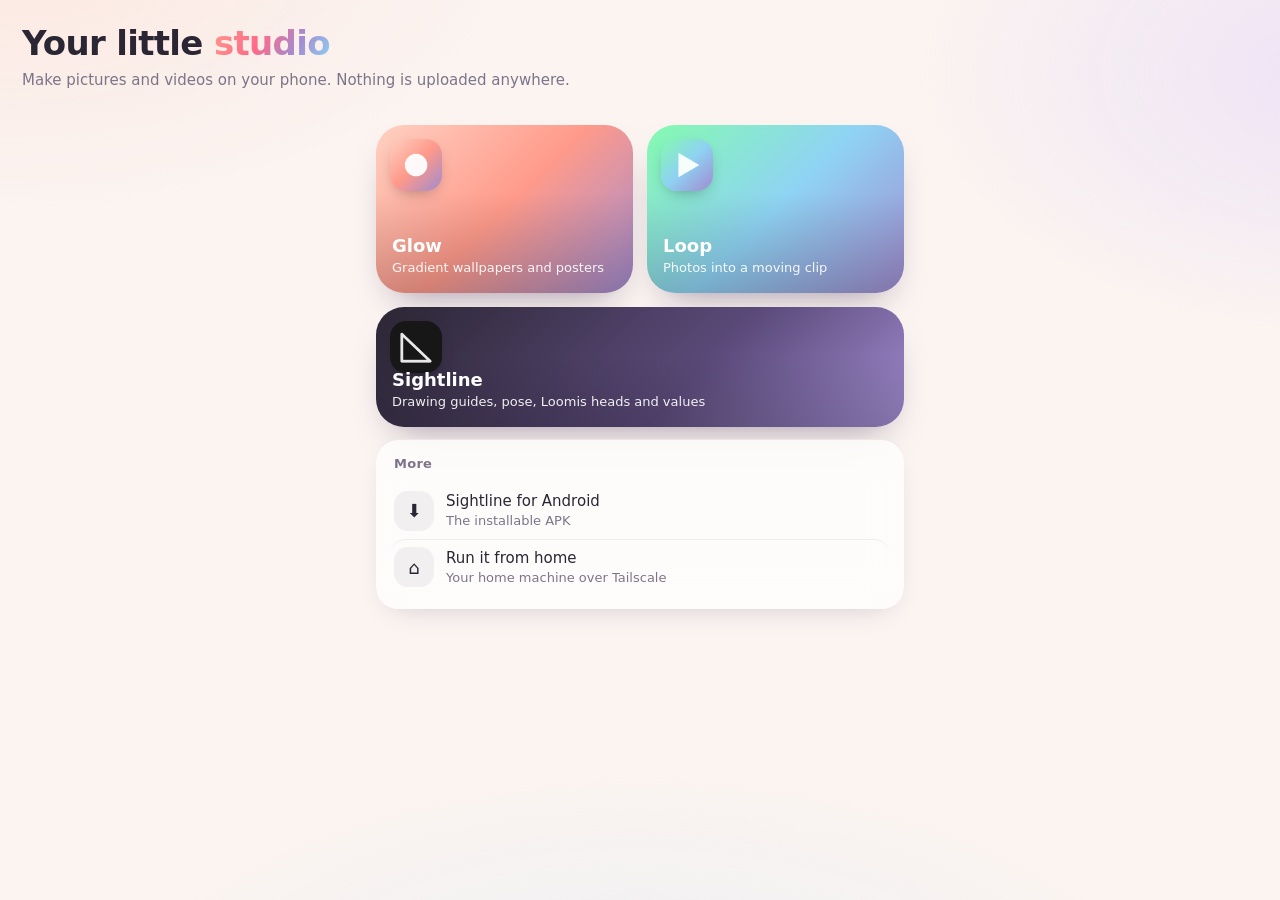
<file: apps/index.html>
<!doctype html>
<html lang="en">
<head>
<meta charset="utf-8">
<meta name="viewport" content="width=device-width, initial-scale=1, viewport-fit=cover">
<meta name="theme-color" content="#fbf4f1" media="(prefers-color-scheme: light)">
<meta name="theme-color" content="#17141d" media="(prefers-color-scheme: dark)">
<link rel="manifest" href="manifest.json">
<link rel="icon" href="icons/studio-192.png">
<link rel="apple-touch-icon" href="icons/studio.png">
<title>Studio</title>
<link rel="stylesheet" href="ui.css">
<style>
  .hero { padding: 26px 22px 8px; }
  .hero h1 { margin: 0; font-size: 34px; letter-spacing: -.02em; line-height: 1.05; }
  .hero h1 em { font-style: normal; background: linear-gradient(120deg, #ff9a8b, #ff6a88 40%, #a18cd1 70%, #8fd3f4);
                -webkit-background-clip: text; background-clip: text; color: transparent; }
  .hero p { margin: 8px 0 0; color: var(--muted); }
  .grid { display: grid; grid-template-columns: repeat(2, 1fr); gap: 14px; margin-top: 18px; }
  .app { position: relative; display: flex; flex-direction: column; justify-content: flex-end; min-height: 168px;
         padding: 16px; border-radius: 28px; color: #fff; text-decoration: none; overflow: hidden;
         box-shadow: 0 18px 36px -20px rgba(60,40,80,.55); transition: transform .18s; }
  .app:active { transform: scale(.97); }
  .app::after { content: ""; position: absolute; inset: 0; background: linear-gradient(to top, rgba(0,0,0,.18), transparent 60%); }
  .app > * { position: relative; z-index: 1; }
  .app img { position: absolute; top: 14px; left: 14px; width: 52px; height: 52px; border-radius: 16px;
             box-shadow: 0 6px 16px -6px rgba(0,0,0,.35); z-index: 1; }
  .app b { font-size: 18px; }
  .app span { font-size: 13px; opacity: .92; }
  .app.wide { grid-column: span 2; min-height: 120px; }
  .list a { display: flex; align-items: center; gap: 12px; min-height: 56px; padding: 6px 4px; color: var(--ink);
            text-decoration: none; border-radius: 16px; }
  .list a + a { border-top: 1px solid var(--line); }
  .list i { width: 40px; height: 40px; border-radius: 14px; flex: none; display: grid; place-items: center; font-style: normal;
            background: var(--chip); font-size: 18px; }
  .list small { display: block; color: var(--muted); font-size: 13px; }
  .install { display: none; }
  .install.on { display: block; }
</style>
</head>
<body>
<section class="hero">
  <h1>Your little <em>studio</em></h1>
  <p>Make pictures and videos on your phone. Nothing is uploaded anywhere.</p>
</section>
<main>
  <div class="grid">
    <a class="app" href="glow.html" style="background:linear-gradient(135deg,#ffd1c1,#ff9a8b 50%,#a18cd1)">
      <img src="icons/glow-192.png" alt=""><b>Glow</b><span>Gradient wallpapers and posters</span>
    </a>
    <a class="app" href="loop.html" style="background:linear-gradient(135deg,#84fab0,#8fd3f4 50%,#a18cd1)">
      <img src="icons/loop-192.png" alt=""><b>Loop</b><span>Photos into a moving clip</span>
    </a>
    <a class="app wide" href="../" style="background:linear-gradient(135deg,#2b2633,#5b4a7a 60%,#a18cd1)">
      <img src="../icon-192.png" alt=""><b>Sightline</b><span>Drawing guides, pose, Loomis heads and values</span>
    </a>
  </div>

  <section class="card install" id="install">
    <h2>Keep it on your phone</h2>
    <button class="btn primary" id="installBtn" type="button" style="width:100%;max-width:none">Add Studio to home screen</button>
  </section>

  <section class="card list">
    <h2>More</h2>
    <a href="https://github.com/hoppera0/sightline/releases/latest"><i>⬇</i><div>Sightline for Android<small>The installable APK</small></div></a>
    <a href="https://github.com/hoppera0/sightline/blob/main/HOME.md"><i>⌂</i><div>Run it from home<small>Your home machine over Tailscale</small></div></a>
  </section>
</main>
<script>
  let deferred = null;
  window.addEventListener('beforeinstallprompt', (e) => { e.preventDefault(); deferred = e; document.getElementById('install').classList.add('on'); });
  document.getElementById('installBtn').addEventListener('click', async () => {
    if (!deferred) return; deferred.prompt(); await deferred.userChoice; deferred = null;
    document.getElementById('install').classList.remove('on');
  });
  if ('serviceWorker' in navigator && location.protocol === 'https:') navigator.serviceWorker.register('sw.js').catch(() => {});
</script>
</body>
</html>
</file>
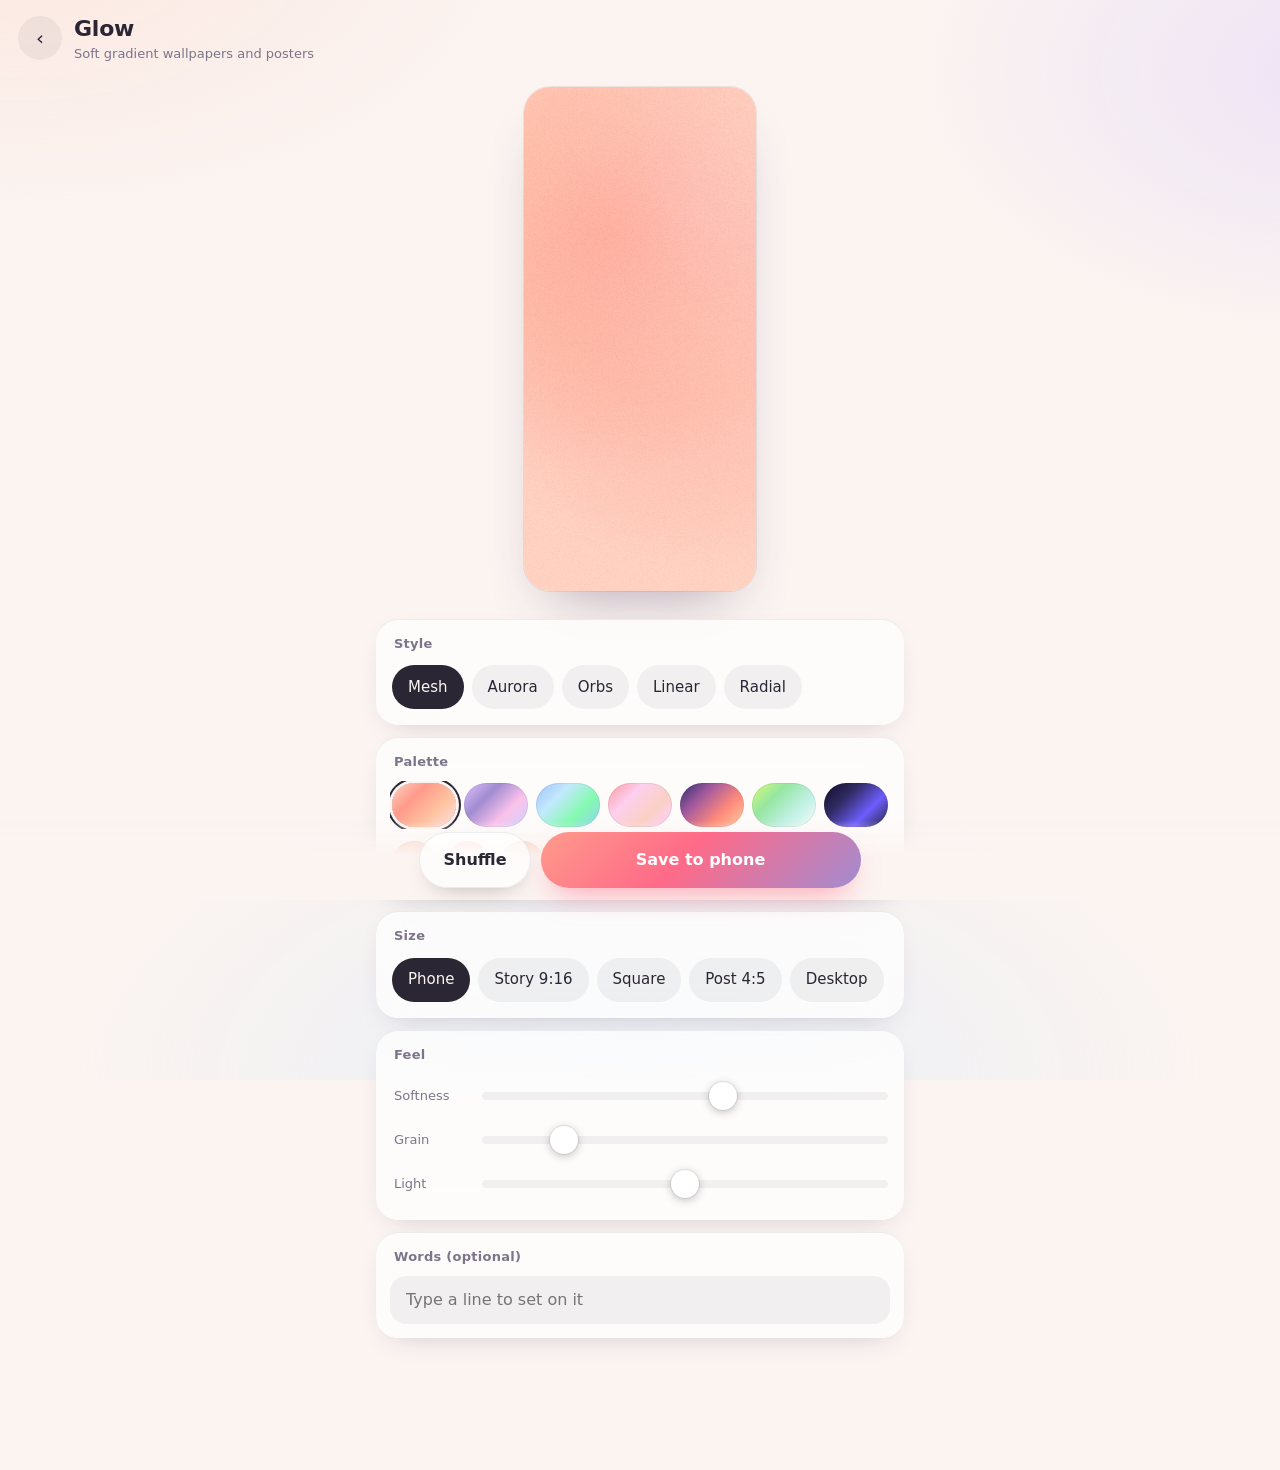
<file: apps/glow.html>
<!doctype html>
<html lang="en">
<head>
<meta charset="utf-8">
<meta name="viewport" content="width=device-width, initial-scale=1, viewport-fit=cover">
<meta name="theme-color" content="#fbf4f1" media="(prefers-color-scheme: light)">
<meta name="theme-color" content="#17141d" media="(prefers-color-scheme: dark)">
<link rel="manifest" href="manifest.json">
<link rel="icon" href="icons/glow.png">
<title>Glow</title>
<link rel="stylesheet" href="ui.css">
<style>
  .stage { position: relative; display: grid; place-items: center; padding: 10px 0 16px; }
  #view { display: block; max-width: 100%; max-height: 56vh; border-radius: 26px;
          box-shadow: 0 30px 60px -30px rgba(80,50,90,.45), 0 0 0 1px var(--line); touch-action: manipulation; }
  .pal { width: 64px; height: 44px; padding: 0; border-radius: var(--pill); flex: none; border: 0; cursor: pointer;
         box-shadow: 0 0 0 1px var(--line) inset; transition: transform .15s; }
  .pal[aria-pressed="true"] { box-shadow: 0 0 0 3px var(--bg), 0 0 0 5px var(--ink); }
  .pal:active { transform: scale(.94); }
  .swatches { display: flex; gap: 10px; margin-top: 12px; padding: 0 2px; }
  .swatches label { position: relative; width: 44px; height: 44px; border-radius: var(--pill);
                    box-shadow: 0 0 0 1px var(--line) inset, 0 6px 14px -8px rgba(0,0,0,.4); overflow: hidden; }
  .swatches input { position: absolute; inset: -8px; width: 60px; height: 60px; border: 0; opacity: 0; cursor: pointer; }
  .slider { grid-template-columns: 76px 1fr; }
</style>
</head>
<body>
<header>
  <a href="./" aria-label="All apps">‹</a>
  <div><h1>Glow</h1><p>Soft gradient wallpapers and posters</p></div>
</header>
<main>
  <div class="stage"><canvas id="view" aria-label="Preview"></canvas></div>

  <section class="card">
    <h2>Style</h2>
    <div class="row" id="styles"></div>
  </section>

  <section class="card">
    <h2>Palette</h2>
    <div class="row" id="palettes"></div>
    <div class="swatches" id="swatches"></div>
  </section>

  <section class="card">
    <h2>Size</h2>
    <div class="row" id="sizes"></div>
  </section>

  <section class="card">
    <h2>Feel</h2>
    <div class="slider"><span>Softness</span><input type="range" id="soft" min="0" max="100" value="60"></div>
    <div class="slider"><span>Grain</span><input type="range" id="grain" min="0" max="100" value="18"></div>
    <div class="slider"><span>Light</span><input type="range" id="light" min="0" max="100" value="50"></div>
  </section>

  <section class="card">
    <h2>Words (optional)</h2>
    <input type="text" id="words" placeholder="Type a line to set on it" maxlength="80" autocomplete="off">
  </section>
</main>

<div class="dock">
  <button class="btn" id="shuffle" type="button">Shuffle</button>
  <button class="btn primary" id="save" type="button">Save to phone</button>
</div>
<div class="toast" id="toast" role="status"></div>

<script>
(function () {
  'use strict';
  const $ = (s) => document.querySelector(s);
  const view = $('#view'), vctx = view.getContext('2d');

  const PALETTES = {
    Peach:  ['#ffd1c1', '#ff9a8b', '#ffc3a0', '#fbe3e8'],
    Lilac:  ['#e0c3fc', '#a18cd1', '#fbc2eb', '#c9d6ff'],
    Lagoon: ['#a1c4fd', '#c2e9fb', '#84fab0', '#8fd3f4'],
    Sorbet: ['#ff9a9e', '#fecfef', '#fad0c4', '#ffd1ff'],
    Dusk:   ['#2b2d6e', '#a65b9e', '#ff8a7a', '#ffcfa3'],
    Mint:   ['#d4fc79', '#96e6a1', '#c1f0e5', '#f6fff8'],
    Night:  ['#0f0c29', '#302b63', '#6d5dfc', '#24243e'],
  };
  const SIZES = {
    'Phone': [1179, 2556], 'Story 9:16': [1080, 1920], 'Square': [2048, 2048],
    'Post 4:5': [1080, 1350], 'Desktop': [2560, 1440],
  };
  const STYLES = ['Mesh', 'Aurora', 'Orbs', 'Linear', 'Radial'];

  const S = { style: 'Mesh', palette: 'Peach', colors: PALETTES.Peach.slice(), size: 'Phone',
              soft: 60, grain: 18, light: 50, words: '', seed: 7 };
  try { Object.assign(S, JSON.parse(localStorage.getItem('glow') || '{}')); } catch (e) {}

  // Seeded random, so a shuffle can be saved at full size exactly as previewed.
  function rng(seed) { let a = seed >>> 0; return () => { a = (a + 0x6D2B79F5) >>> 0; let t = a;
    t = Math.imul(t ^ (t >>> 15), t | 1); t ^= t + Math.imul(t ^ (t >>> 7), t | 61); return ((t ^ (t >>> 14)) >>> 0) / 4294967296; }; }
  function hexA(hex, a) { const n = parseInt(hex.slice(1), 16);
    return 'rgba(' + (n >> 16 & 255) + ',' + (n >> 8 & 255) + ',' + (n & 255) + ',' + a + ')'; }
  function mix(hex, k) { // k < 0 darker, k > 0 lighter
    const n = parseInt(hex.slice(1), 16); const f = (v) => Math.round(k >= 0 ? v + (255 - v) * k : v * (1 + k));
    return 'rgb(' + f(n >> 16 & 255) + ',' + f(n >> 8 & 255) + ',' + f(n & 255) + ')'; }

  // Draw at any resolution: the same seed and settings give the same picture.
  function paint(c, W, H) {
    const r = rng(S.seed), cols = S.colors, m = Math.max(W, H), soft = 0.35 + S.soft / 100 * 0.9;
    const lk = (S.light - 50) / 100;
    c.save();
    c.fillStyle = mix(cols[0], lk); c.fillRect(0, 0, W, H);
    if (S.style === 'Linear') {
      const a = r() * Math.PI * 2, dx = Math.cos(a) * W / 2, dy = Math.sin(a) * H / 2;
      const g = c.createLinearGradient(W / 2 - dx, H / 2 - dy, W / 2 + dx, H / 2 + dy);
      cols.forEach((col, i) => g.addColorStop(i / (cols.length - 1), mix(col, lk)));
      c.fillStyle = g; c.fillRect(0, 0, W, H);
    } else if (S.style === 'Radial') {
      const g = c.createRadialGradient(W * (0.3 + r() * 0.4), H * (0.3 + r() * 0.4), 0, W / 2, H / 2, m * 0.85);
      cols.forEach((col, i) => g.addColorStop(i / (cols.length - 1), mix(col, lk)));
      c.fillStyle = g; c.fillRect(0, 0, W, H);
    } else if (S.style === 'Aurora') {
      const bands = 5;
      for (let b = 0; b < bands; b++) {
        const col = cols[b % cols.length], y0 = H * (0.15 + b / bands * 0.8), amp = H * (0.05 + r() * 0.12);
        const ph = r() * 6.28, fr = 1 + r() * 2, th = H * 0.18 * soft;
        const g = c.createLinearGradient(0, y0 - th, 0, y0 + th);
        g.addColorStop(0, hexA(col, 0)); g.addColorStop(0.5, hexA(col, 0.85)); g.addColorStop(1, hexA(col, 0));
        c.fillStyle = g; c.beginPath(); c.moveTo(0, H);
        for (let x = 0; x <= W; x += W / 60) c.lineTo(x, y0 + Math.sin(x / W * 6.28 * fr + ph) * amp - th);
        for (let x = W; x >= 0; x -= W / 60) c.lineTo(x, y0 + Math.sin(x / W * 6.28 * fr + ph) * amp + th);
        c.closePath(); c.fill();
      }
    } else {
      const n = S.style === 'Orbs' ? 7 : 6;
      for (let i = 0; i < n; i++) {
        const col = cols[i % cols.length], x = r() * W, y = r() * H;
        const rad = S.style === 'Orbs' ? m * (0.1 + r() * 0.18) : m * (0.35 + r() * 0.35) * soft;
        const g = c.createRadialGradient(x, y, 0, x, y, rad);
        const hard = S.style === 'Orbs' ? 1 - S.soft / 140 : 0;
        g.addColorStop(0, hexA(col, 0.95)); g.addColorStop(Math.min(0.95, hard), hexA(col, S.style === 'Orbs' ? 0.9 : 0.6));
        g.addColorStop(1, hexA(col, 0));
        c.fillStyle = g; c.fillRect(0, 0, W, H);
      }
    }
    if (S.words.trim()) {
      const fs = Math.round(Math.min(W, H) * 0.085);
      c.font = '800 ' + fs + 'px ui-rounded, "SF Pro Rounded", "Nunito", system-ui, sans-serif';
      c.textAlign = 'center'; c.textBaseline = 'middle';
      c.fillStyle = S.light > 60 ? 'rgba(40,30,50,.85)' : 'rgba(255,255,255,.92)';
      c.shadowColor = 'rgba(0,0,0,.18)'; c.shadowBlur = fs * 0.4;
      wrap(c, S.words.trim(), W / 2, H / 2, W * 0.8, fs * 1.1);
      c.shadowBlur = 0;
    }
    c.restore();
    if (S.grain > 0) grain(c, W, H, S.grain / 100);
  }
  function wrap(c, text, x, y, maxW, lh) {
    const words = text.split(/\s+/), lines = []; let cur = '';
    for (const w of words) { const t = cur ? cur + ' ' + w : w; if (c.measureText(t).width > maxW && cur) { lines.push(cur); cur = w; } else cur = t; }
    lines.push(cur);
    lines.forEach((l, i) => c.fillText(l, x, y + (i - (lines.length - 1) / 2) * lh));
  }
  // Film grain, so a smooth gradient does not band when it is compressed.
  function grain(c, W, H, k) {
    const img = c.getImageData(0, 0, W, H), d = img.data, a = k * 38;
    let s = 1234567;
    for (let i = 0; i < d.length; i += 4) {
      s ^= s << 13; s ^= s >>> 17; s ^= s << 5;
      const n = ((s & 255) / 255 - 0.5) * a;
      d[i] += n; d[i + 1] += n; d[i + 2] += n;
    }
    c.putImageData(img, 0, 0);
  }

  function preview() {
    const [W, H] = SIZES[S.size], dpr = Math.min(2, window.devicePixelRatio || 1);
    const maxW = Math.min(520, document.querySelector('main').clientWidth - 8), maxH = window.innerHeight * 0.56;
    const k = Math.min(maxW / W, maxH / H);
    view.style.width = Math.round(W * k) + 'px'; view.style.height = Math.round(H * k) + 'px';
    view.width = Math.round(W * k * dpr); view.height = Math.round(H * k * dpr);
    paint(vctx, view.width, view.height);
    try { localStorage.setItem('glow', JSON.stringify(S)); } catch (e) {}
  }

  function chips(host, items, get, set, make) {
    host.innerHTML = '';
    for (const it of items) {
      const b = make ? make(it) : Object.assign(document.createElement('button'), { className: 'chip', textContent: it });
      b.type = 'button'; b.setAttribute('aria-pressed', String(get() === it));
      b.addEventListener('click', () => { set(it); host.querySelectorAll('button').forEach((x) => x.setAttribute('aria-pressed', String(x === b))); syncSwatches(); preview(); });
      host.appendChild(b);
    }
  }
  function syncSwatches() {
    const host = $('#swatches'); host.innerHTML = '';
    S.colors.forEach((col, i) => {
      const l = document.createElement('label'); l.style.background = col; l.title = 'Colour ' + (i + 1);
      const inp = Object.assign(document.createElement('input'), { type: 'color', value: col });
      inp.setAttribute('aria-label', 'Colour ' + (i + 1));
      inp.addEventListener('input', () => { S.colors[i] = inp.value; l.style.background = inp.value; S.palette = ''; preview(); });
      l.appendChild(inp); host.appendChild(l);
    });
  }

  chips($('#styles'), STYLES, () => S.style, (v) => { S.style = v; });
  chips($('#sizes'), Object.keys(SIZES), () => S.size, (v) => { S.size = v; });
  chips($('#palettes'), Object.keys(PALETTES), () => S.palette, (v) => { S.palette = v; S.colors = PALETTES[v].slice(); }, (name) => {
    const b = document.createElement('button'); b.className = 'pal'; b.title = name; b.setAttribute('aria-label', name + ' palette');
    b.style.background = 'linear-gradient(135deg,' + PALETTES[name].join(',') + ')'; return b;
  });
  syncSwatches();
  for (const id of ['soft', 'grain', 'light']) {
    const el = $('#' + id); el.value = S[id];
    el.addEventListener('input', () => { S[id] = Number(el.value); preview(); });
  }
  const words = $('#words'); words.value = S.words;
  words.addEventListener('input', () => { S.words = words.value; preview(); });
  $('#shuffle').addEventListener('click', () => {
    S.seed = (Math.random() * 1e9) | 0;
    if (navigator.vibrate) navigator.vibrate(8);
    preview();
  });
  view.addEventListener('click', () => $('#shuffle').click());

  let toastT = 0;
  function toast(t) { const el = $('#toast'); el.textContent = t; el.classList.add('show');
    clearTimeout(toastT); toastT = setTimeout(() => el.classList.remove('show'), 2400); }

  // Full resolution. On a phone, the share sheet is the way into Photos / Gallery.
  $('#save').addEventListener('click', async () => {
    const [W, H] = SIZES[S.size];
    const c = document.createElement('canvas'); c.width = W; c.height = H;
    paint(c.getContext('2d'), W, H);
    const blob = await new Promise((r) => c.toBlob(r, 'image/png'));
    await saveBlob(blob, 'glow-' + S.style.toLowerCase() + '-' + S.seed + '.png');
  });
  async function saveBlob(blob, name) {
    const file = new File([blob], name, { type: blob.type });
    if (navigator.canShare && navigator.canShare({ files: [file] })) {
      try { await navigator.share({ files: [file], title: 'Glow' }); toast('Saved'); return; }
      catch (e) { if (e && e.name === 'AbortError') return; }
    }
    const a = document.createElement('a'); a.href = URL.createObjectURL(blob); a.download = name;
    document.body.appendChild(a); a.click(); a.remove();
    setTimeout(() => URL.revokeObjectURL(a.href), 4000);
    toast('Saved to Downloads');
  }
  window.addEventListener('resize', preview);
  preview();
  if ('serviceWorker' in navigator && location.protocol === 'https:') navigator.serviceWorker.register('sw.js').catch(() => {});
  window.glow = { state: S, paint, preview };
})();
</script>
</body>
</html>
</file>
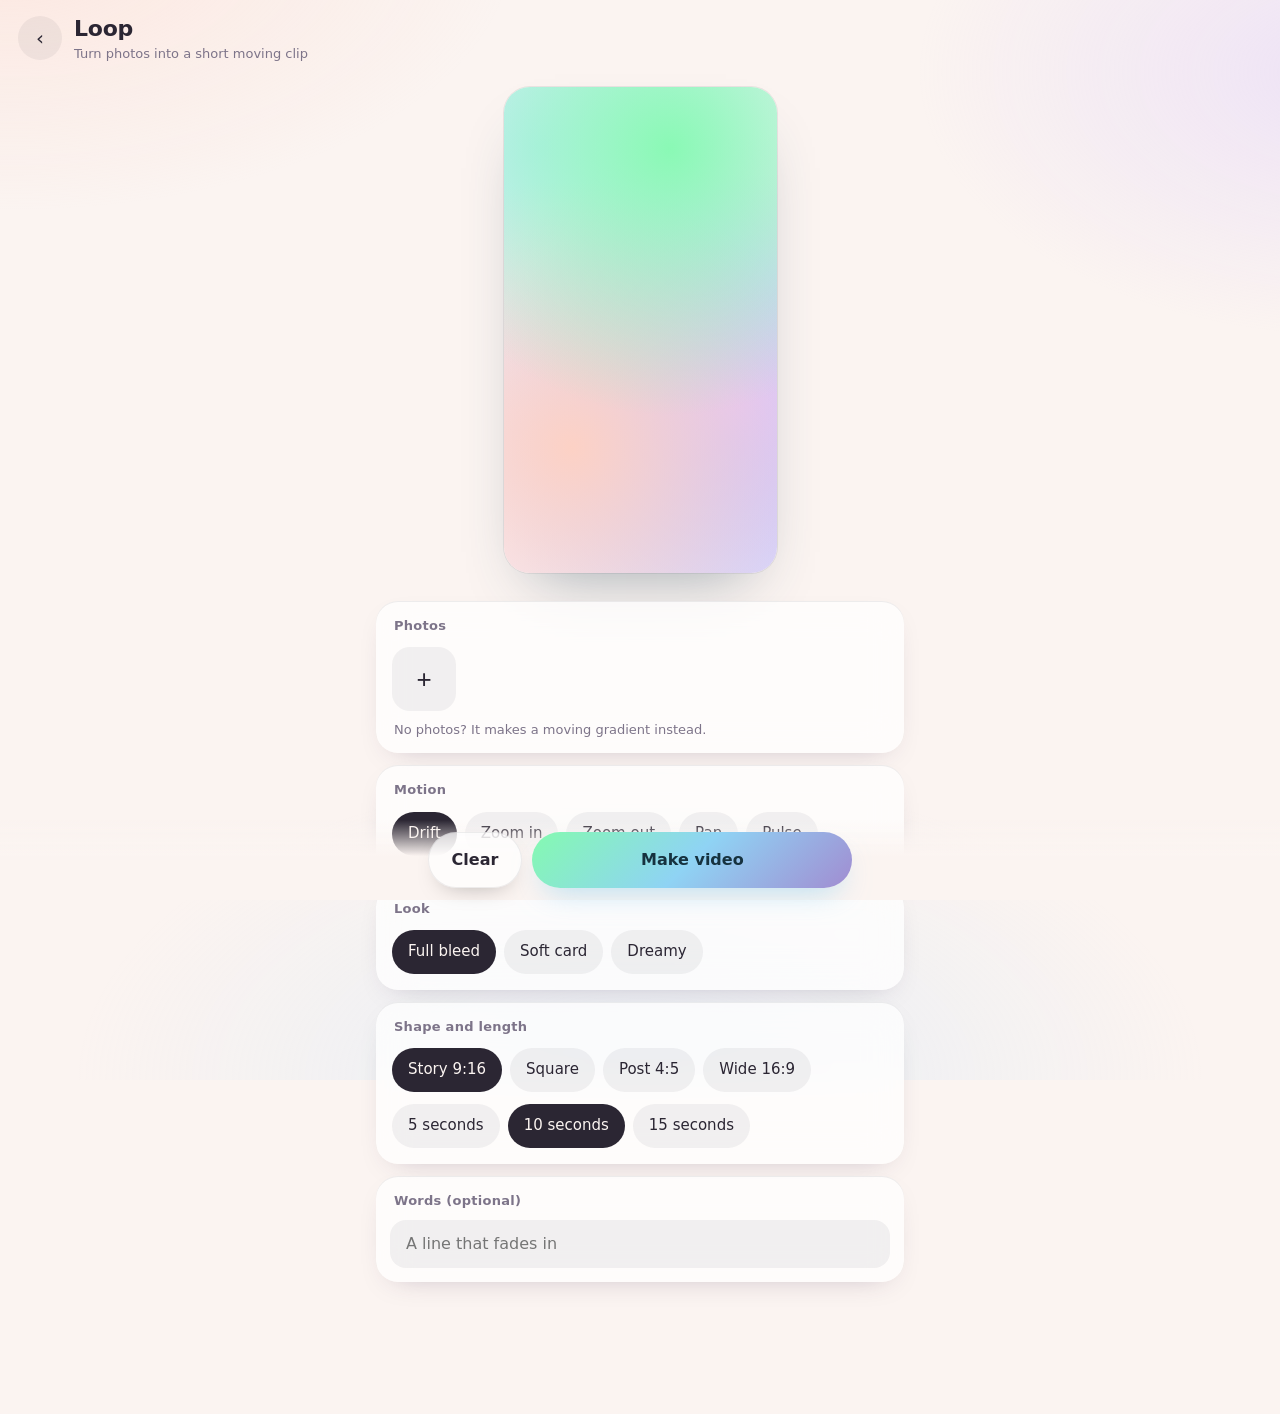
<file: apps/loop.html>
<!doctype html>
<html lang="en">
<head>
<meta charset="utf-8">
<meta name="viewport" content="width=device-width, initial-scale=1, viewport-fit=cover">
<meta name="theme-color" content="#fbf4f1" media="(prefers-color-scheme: light)">
<meta name="theme-color" content="#17141d" media="(prefers-color-scheme: dark)">
<link rel="manifest" href="manifest.json">
<link rel="icon" href="icons/loop.png">
<title>Loop</title>
<link rel="stylesheet" href="ui.css">
<style>
  :root { --accent: linear-gradient(135deg, #84fab0 0%, #8fd3f4 50%, #a18cd1 100%); --accent-glow: #8fd3f4aa; }
  .btn.primary { color: #16323f; }
  .stage { display: grid; place-items: center; padding: 10px 0 16px; }
  .frame { position: relative; }
  #view { display: block; max-width: 100%; max-height: 54vh; border-radius: 26px;
          box-shadow: 0 30px 60px -30px rgba(40,70,90,.45), 0 0 0 1px var(--line); }
  .rec { position: absolute; top: 14px; left: 14px; display: none; align-items: center; gap: 8px;
         background: rgba(0,0,0,.45); color: #fff; padding: 6px 12px; border-radius: 999px; font-size: 13px;
         backdrop-filter: blur(10px); -webkit-backdrop-filter: blur(10px); }
  .rec.on { display: flex; }
  .rec i { width: 10px; height: 10px; border-radius: 50%; background: #ff5a7a; animation: blink 1s infinite; }
  @keyframes blink { 50% { opacity: .3; } }
  .bar { position: absolute; left: 14px; right: 14px; bottom: 14px; height: 6px; border-radius: 6px;
         background: rgba(255,255,255,.35); overflow: hidden; display: none; }
  .bar.on { display: block; }
  .bar b { display: block; height: 100%; width: 0; background: #fff; border-radius: 6px; }
  .thumbs { display: flex; gap: 8px; overflow-x: auto; padding: 2px; scrollbar-width: none; }
  .thumbs::-webkit-scrollbar { display: none; }
  .thumbs img { width: 64px; height: 64px; object-fit: cover; border-radius: 18px; flex: none;
                box-shadow: 0 0 0 1px var(--line); }
  .add { width: 64px; height: 64px; border-radius: 18px; flex: none; border: 0; font-size: 26px; cursor: pointer;
         background: var(--chip); color: var(--ink); }
</style>
</head>
<body>
<header>
  <a href="./" aria-label="All apps">‹</a>
  <div><h1>Loop</h1><p>Turn photos into a short moving clip</p></div>
</header>
<main>
  <div class="stage">
    <div class="frame">
      <canvas id="view" aria-label="Preview"></canvas>
      <div class="rec" id="rec"><i></i><span>Recording</span></div>
      <div class="bar" id="bar"><b></b></div>
    </div>
  </div>

  <section class="card">
    <h2>Photos</h2>
    <div class="thumbs" id="thumbs"><button class="add" id="add" type="button" aria-label="Add photos">+</button></div>
    <p class="hint" id="photohint">No photos? It makes a moving gradient instead.</p>
  </section>

  <section class="card">
    <h2>Motion</h2>
    <div class="row" id="motions"></div>
  </section>

  <section class="card">
    <h2>Look</h2>
    <div class="row" id="looks"></div>
  </section>

  <section class="card">
    <h2>Shape and length</h2>
    <div class="row" id="shapes"></div>
    <div class="row" id="lengths" style="margin-top:8px"></div>
  </section>

  <section class="card">
    <h2>Words (optional)</h2>
    <input type="text" id="words" placeholder="A line that fades in" maxlength="80" autocomplete="off">
  </section>
</main>

<div class="dock">
  <button class="btn" id="clear" type="button">Clear</button>
  <button class="btn primary" id="make" type="button">Make video</button>
</div>
<div class="toast" id="toast" role="status"></div>
<input id="file" class="visually-hidden" type="file" accept="image/*" multiple aria-label="Add photos">

<script>
(function () {
  'use strict';
  const $ = (s) => document.querySelector(s);
  const view = $('#view'), vctx = view.getContext('2d');
  const SHAPES = { 'Story 9:16': [720, 1280], 'Square': [1080, 1080], 'Post 4:5': [864, 1080], 'Wide 16:9': [1280, 720] };
  const MOTIONS = ['Drift', 'Zoom in', 'Zoom out', 'Pan', 'Pulse'];
  const LOOKS = ['Full bleed', 'Soft card', 'Dreamy'];
  const LENGTHS = [5, 10, 15];
  const BG = ['#a1c4fd', '#c2e9fb', '#e0c3fc', '#ffd1c1', '#84fab0'];
  const S = { photos: [], motion: 'Drift', look: 'Full bleed', shape: 'Story 9:16', length: 10, words: '' };

  // ---------- one frame, at time t seconds ----------
  function cover(c, img, W, H, scale, ox, oy) {
    const k = Math.max(W / img.width, H / img.height) * scale;
    const w = img.width * k, h = img.height * k;
    c.drawImage(img, (W - w) / 2 + ox * W, (H - h) / 2 + oy * H, w, h);
  }
  function ease(x) { return x < 0.5 ? 2 * x * x : 1 - Math.pow(-2 * x + 2, 2) / 2; }
  function motionAt(i, u) {   // u: 0..1 through this photo's turn
    const dir = i % 2 ? -1 : 1;
    switch (S.motion) {
      case 'Zoom in': return [1.0 + 0.18 * ease(u), 0, 0];
      case 'Zoom out': return [1.18 - 0.18 * ease(u), 0, 0];
      case 'Pan': return [1.18, dir * (0.07 - 0.14 * u), 0];
      case 'Pulse': return [1.06 + 0.05 * Math.sin(u * Math.PI * 2), 0, 0];
      default: return [1.06 + 0.12 * u, dir * 0.03 * (u - 0.5), -0.02 * (u - 0.5)];
    }
  }
  function gradientBg(c, W, H, t) {
    const m = Math.max(W, H);
    c.fillStyle = '#f6efff'; c.fillRect(0, 0, W, H);
    BG.forEach((col, i) => {
      const a = t * 0.35 + i * 1.7, x = W * (0.5 + 0.38 * Math.cos(a + i)), y = H * (0.5 + 0.38 * Math.sin(a * 1.3 + i * 2));
      const g = c.createRadialGradient(x, y, 0, x, y, m * 0.55);
      g.addColorStop(0, col + 'ee'); g.addColorStop(1, col + '00');
      c.fillStyle = g; c.fillRect(0, 0, W, H);
    });
  }
  function rounded(c, x, y, w, h, r) {
    c.beginPath(); c.moveTo(x + r, y); c.arcTo(x + w, y, x + w, y + h, r); c.arcTo(x + w, y + h, x, y + h, r);
    c.arcTo(x, y + h, x, y, r); c.arcTo(x, y, x + w, y, r); c.closePath();
  }
  function frame(c, W, H, t, dur) {
    const n = S.photos.length;
    if (!n) { gradientBg(c, W, H, t); }
    else {
      const seg = dur / n, fade = Math.min(0.7, seg * 0.3);
      const card = S.look === 'Soft card';
      let x = 0, y = 0, w = W, h = H;
      if (card) {
        gradientBg(c, W, H, t);
        const p = Math.min(W, H) * 0.08; x = p; y = p; w = W - 2 * p; h = H - 2 * p;
        c.save(); c.shadowColor = 'rgba(40,30,60,.35)'; c.shadowBlur = p * 0.8; c.shadowOffsetY = p * 0.25;
        rounded(c, x, y, w, h, p * 0.6); c.fillStyle = '#fff'; c.fill(); c.restore();
        c.save(); rounded(c, x, y, w, h, p * 0.6); c.clip();
      }
      const draw = (i, alpha) => {
        const u = Math.max(0, Math.min(1, (t - i * seg + fade / 2) / (seg + fade)));
        const [s, ox, oy] = motionAt(i, u);
        c.save(); c.globalAlpha = alpha; c.translate(x, y); cover(c, S.photos[i], w, h, s, ox, oy); c.restore();
      };
      const i = Math.max(0, Math.min(n - 1, Math.floor(t / seg))), into = t - i * seg;
      draw(i, 1);
      if (i + 1 < n && into > seg - fade) draw(i + 1, (into - (seg - fade)) / fade);
      if (card) c.restore();
      if (S.look === 'Dreamy') {
        const g = c.createRadialGradient(W / 2, H / 2, Math.min(W, H) * 0.25, W / 2, H / 2, Math.max(W, H) * 0.75);
        g.addColorStop(0, 'rgba(255,240,250,0)'); g.addColorStop(1, 'rgba(255,214,230,.55)');
        c.fillStyle = g; c.fillRect(0, 0, W, H);
        c.save(); c.globalCompositeOperation = 'soft-light'; c.fillStyle = 'rgba(255,190,220,.35)'; c.fillRect(0, 0, W, H); c.restore();
      }
    }
    const words = S.words.trim();
    if (words) {
      const a = Math.min(1, Math.max(0, (t - 0.4) / 0.9)), fs = Math.round(Math.min(W, H) * 0.075);
      c.save(); c.globalAlpha = a;
      c.font = '800 ' + fs + 'px ui-rounded, "SF Pro Rounded", "Nunito", system-ui, sans-serif';
      c.textAlign = 'center'; c.textBaseline = 'middle'; c.fillStyle = '#fff';
      c.shadowColor = 'rgba(0,0,0,.35)'; c.shadowBlur = fs * 0.5;
      c.fillText(words, W / 2, H * 0.8 + (1 - a) * fs * 0.4, W * 0.88);
      c.restore();
    }
  }

  // ---------- live preview ----------
  let t0 = performance.now(), recording = false;
  function sizeView() {
    const [W, H] = SHAPES[S.shape], maxW = Math.min(520, $('main').clientWidth - 8), maxH = window.innerHeight * 0.54;
    const k = Math.min(maxW / W, maxH / H), dpr = Math.min(2, window.devicePixelRatio || 1);
    view.style.width = Math.round(W * k) + 'px'; view.style.height = Math.round(H * k) + 'px';
    view.width = Math.round(W * k * dpr); view.height = Math.round(H * k * dpr);
  }
  function tick(now) {
    // rAF's timestamp can be a hair older than a t0 just set by a tap: never go below zero.
    if (!recording) frame(vctx, view.width, view.height, Math.max(0, (now - t0) / 1000) % S.length, S.length);
    requestAnimationFrame(tick);
  }

  // ---------- recording: the canvas itself, in real time ----------
  function pickType() {
    const types = ['video/mp4;codecs=avc1', 'video/mp4', 'video/webm;codecs=vp9', 'video/webm;codecs=vp8', 'video/webm'];
    return types.find((x) => window.MediaRecorder && MediaRecorder.isTypeSupported(x)) || '';
  }
  async function makeVideo() {
    if (!window.MediaRecorder || !HTMLCanvasElement.prototype.captureStream) { toast('This browser cannot record video.'); return; }
    const [W, H] = SHAPES[S.shape], dur = S.length;
    const c = document.createElement('canvas'); c.width = W; c.height = H;
    const ctx = c.getContext('2d');
    frame(ctx, W, H, 0, dur);
    const type = pickType(), stream = c.captureStream(30);
    const rec = new MediaRecorder(stream, type ? { mimeType: type, videoBitsPerSecond: 8e6 } : undefined);
    const chunks = [];
    rec.ondataavailable = (e) => { if (e.data && e.data.size) chunks.push(e.data); };
    const done = new Promise((r) => { rec.onstop = r; });
    recording = true; setBusy(true);
    rec.start(250);
    const start = performance.now();
    await new Promise((resolve) => {
      const step = (now) => {
        const t = (now - start) / 1000;
        if (t >= dur) { resolve(); return; }
        frame(ctx, W, H, t, dur);
        vctx.drawImage(c, 0, 0, view.width, view.height);
        $('#bar b').style.width = (t / dur * 100).toFixed(1) + '%';
        requestAnimationFrame(step);
      };
      requestAnimationFrame(step);
    });
    rec.stop(); await done;
    stream.getTracks().forEach((tr) => tr.stop());
    recording = false; setBusy(false); t0 = performance.now();
    const mime = (rec.mimeType || type || 'video/webm').split(';')[0];
    const blob = new Blob(chunks, { type: mime });
    await saveBlob(blob, 'loop-' + Date.now() + (mime.includes('mp4') ? '.mp4' : '.webm'));
  }
  function setBusy(on) {
    $('#rec').classList.toggle('on', on); $('#bar').classList.toggle('on', on);
    $('#make').disabled = on; $('#clear').disabled = on;
    $('#make').textContent = on ? 'Recording…' : 'Make video';
    if (!on) $('#bar b').style.width = '0';
  }
  async function saveBlob(blob, name) {
    const file = new File([blob], name, { type: blob.type });
    if (navigator.canShare && navigator.canShare({ files: [file] })) {
      try { await navigator.share({ files: [file], title: 'Loop' }); toast('Saved'); return; }
      catch (e) { if (e && e.name === 'AbortError') return; }
    }
    const a = document.createElement('a'); a.href = URL.createObjectURL(blob); a.download = name;
    document.body.appendChild(a); a.click(); a.remove();
    setTimeout(() => URL.revokeObjectURL(a.href), 8000);
    toast('Saved to Downloads');
  }

  // ---------- controls ----------
  function chips(host, items, key, label) {
    for (const it of items) {
      const b = Object.assign(document.createElement('button'), { className: 'chip', type: 'button', textContent: label ? label(it) : it });
      b.setAttribute('aria-pressed', String(S[key] === it));
      b.addEventListener('click', () => {
        S[key] = it; host.querySelectorAll('button').forEach((x) => x.setAttribute('aria-pressed', String(x === b)));
        if (key === 'shape') sizeView();
        t0 = performance.now();
      });
      host.appendChild(b);
    }
  }
  chips($('#motions'), MOTIONS, 'motion');
  chips($('#looks'), LOOKS, 'look');
  chips($('#shapes'), Object.keys(SHAPES), 'shape');
  chips($('#lengths'), LENGTHS, 'length', (s) => s + ' seconds');
  $('#words').addEventListener('input', (e) => { S.words = e.target.value; });
  $('#add').addEventListener('click', () => $('#file').click());
  $('#file').addEventListener('change', async (e) => {
    const files = [...e.target.files].slice(0, 12 - S.photos.length);
    e.target.value = '';
    for (const f of files) {
      try {
        const bmp = await createImageBitmap(f);
        // Keep each photo no bigger than the video needs, so long slideshows stay light.
        const k = Math.min(1, 1600 / Math.max(bmp.width, bmp.height));
        const c = document.createElement('canvas'); c.width = Math.round(bmp.width * k); c.height = Math.round(bmp.height * k);
        c.getContext('2d').drawImage(bmp, 0, 0, c.width, c.height); bmp.close && bmp.close();
        S.photos.push(c);
        const im = new Image(); im.src = c.toDataURL('image/jpeg', 0.6); im.alt = '';
        $('#thumbs').insertBefore(im, $('#add'));
      } catch (err) { toast("Couldn't read one of those photos."); }
    }
    $('#photohint').textContent = S.photos.length ? S.photos.length + ' photo' + (S.photos.length > 1 ? 's' : '') + ', crossfading.' : 'No photos? It makes a moving gradient instead.';
    t0 = performance.now();
  });
  $('#clear').addEventListener('click', () => {
    S.photos = []; $('#thumbs').querySelectorAll('img').forEach((x) => x.remove());
    $('#photohint').textContent = 'No photos? It makes a moving gradient instead.';
  });
  $('#make').addEventListener('click', makeVideo);

  let toastT = 0;
  function toast(t) { const el = $('#toast'); el.textContent = t; el.classList.add('show');
    clearTimeout(toastT); toastT = setTimeout(() => el.classList.remove('show'), 2600); }

  window.addEventListener('resize', sizeView);
  sizeView(); requestAnimationFrame(tick);
  if ('serviceWorker' in navigator && location.protocol === 'https:') navigator.serviceWorker.register('sw.js').catch(() => {});
  window.loop = { state: S, frame, makeVideo, pickType };
})();
</script>
</body>
</html>
</file>
<file: apps/ui.css>
/* Shared look for every app in this folder: soft gradients, round buttons, big touch targets. */
:root {
  --bg: #fbf4f1; --ink: #2b2633; --muted: #7d7489; --card: rgba(255,255,255,.72);
  --line: rgba(43,38,51,.08); --chip: rgba(43,38,51,.06);
  --accent: linear-gradient(135deg, #ff9a8b 0%, #ff6a88 45%, #a18cd1 100%);
  --accent-glow: #ff6a88aa;
  --r: 22px; --pill: 999px;
  color-scheme: light;
}
@media (prefers-color-scheme: dark) {
  :root { --bg: #17141d; --ink: #f4eef8; --muted: #a69cb3; --card: rgba(34,30,43,.78);
          --line: rgba(255,255,255,.08); --chip: rgba(255,255,255,.08); color-scheme: dark; }
}
* { box-sizing: border-box; -webkit-tap-highlight-color: transparent; }
html, body { margin: 0; min-height: 100%; }
body {
  background: var(--bg); color: var(--ink);
  font: 500 15px/1.4 ui-rounded, "SF Pro Rounded", "Nunito", system-ui, -apple-system, "Segoe UI", sans-serif;
  padding: env(safe-area-inset-top) 0 env(safe-area-inset-bottom);
}
body::before {
  content: ""; position: fixed; inset: -20%; z-index: -1; pointer-events: none;
  background: radial-gradient(40% 30% at 15% 10%, #ffd6c966, transparent 70%),
              radial-gradient(35% 30% at 90% 20%, #d9c8ff66, transparent 70%),
              radial-gradient(45% 35% at 50% 100%, #c6e6ff55, transparent 70%);
}
header { display: flex; align-items: center; gap: 12px; padding: 14px 18px 6px; }
header a { color: var(--ink); text-decoration: none; width: 44px; height: 44px; border-radius: var(--pill);
           display: grid; place-items: center; background: var(--chip); font-size: 20px; flex: none; }
header h1 { margin: 0; font-size: 22px; letter-spacing: -.01em; }
header p { margin: 0; color: var(--muted); font-size: 13px; }
main { max-width: 560px; margin: 0 auto; padding: 8px 16px 120px; }

.card { background: var(--card); border-radius: var(--r); padding: 14px; margin: 12px 0;
        box-shadow: 0 1px 0 var(--line) inset, 0 10px 30px -18px rgba(60,40,80,.35);
        backdrop-filter: blur(18px); -webkit-backdrop-filter: blur(18px); }
.card h2 { margin: 2px 4px 10px; font-size: 13px; font-weight: 700; color: var(--muted); letter-spacing: .02em; }
.hint { margin: 8px 4px 0; color: var(--muted); font-size: 13px; }
.row { display: flex; gap: 8px; overflow-x: auto; scrollbar-width: none; padding: 2px; }
.row::-webkit-scrollbar { display: none; }
.chip { flex: none; border: 0; min-height: 44px; padding: 0 16px; border-radius: var(--pill);
        background: var(--chip); color: var(--ink); font: inherit; cursor: pointer;
        transition: transform .15s, background .2s; }
.chip:active { transform: scale(.96); }
.chip[aria-pressed="true"] { background: var(--ink); color: var(--bg); }

.slider { display: grid; grid-template-columns: 76px 1fr 40px; align-items: center; gap: 10px; min-height: 44px; padding: 0 4px; }
.slider span { color: var(--muted); font-size: 13px; }
.slider output { color: var(--muted); font-size: 13px; text-align: right; font-variant-numeric: tabular-nums; }
input[type=range] { -webkit-appearance: none; appearance: none; width: 100%; height: 28px; background: transparent; }
input[type=range]::-webkit-slider-runnable-track { height: 8px; border-radius: 8px; background: var(--chip); }
input[type=range]::-moz-range-track { height: 8px; border-radius: 8px; background: var(--chip); }
input[type=range]::-webkit-slider-thumb { -webkit-appearance: none; width: 28px; height: 28px; margin-top: -10px;
  border-radius: 50%; background: #fff; box-shadow: 0 2px 8px rgba(0,0,0,.25), 0 0 0 1px var(--line); }
input[type=range]::-moz-range-thumb { width: 28px; height: 28px; border: 0; border-radius: 50%; background: #fff;
  box-shadow: 0 2px 8px rgba(0,0,0,.25); }
input[type=text] { width: 100%; min-height: 48px; border: 0; border-radius: 16px; padding: 0 16px;
                   background: var(--chip); color: var(--ink); font: inherit; font-size: 16px; }

.dock { position: fixed; left: 0; right: 0; bottom: 0; padding: 12px 16px calc(12px + env(safe-area-inset-bottom));
        display: flex; gap: 10px; justify-content: center; z-index: 5;
        background: linear-gradient(to top, var(--bg) 55%, transparent); }
.btn { border: 0; min-height: 56px; padding: 0 24px; border-radius: var(--pill); font: inherit; font-weight: 700;
       font-size: 16px; cursor: pointer; background: var(--card); color: var(--ink);
       box-shadow: 0 0 0 1px var(--line) inset, 0 10px 24px -14px rgba(0,0,0,.35); transition: transform .15s, opacity .2s; }
.btn:active { transform: scale(.96); }
.btn:disabled { opacity: .45; }
.btn.primary { background: var(--accent); color: #fff; flex: 1; max-width: 320px;
               box-shadow: 0 14px 30px -12px var(--accent-glow); }
.toast { position: fixed; left: 50%; bottom: calc(96px + env(safe-area-inset-bottom)); transform: translate(-50%, 20px);
         background: var(--ink); color: var(--bg); padding: 12px 18px; border-radius: var(--pill); opacity: 0;
         transition: .25s; pointer-events: none; font-size: 14px; z-index: 9; max-width: calc(100% - 32px); }
.toast.show { opacity: 1; transform: translate(-50%, 0); }
.visually-hidden { position: fixed; left: 0; top: 0; width: 1px; height: 1px; opacity: 0; pointer-events: none; }
@media (prefers-reduced-motion: reduce) { * { transition: none !important; animation: none !important; } }
</file>
